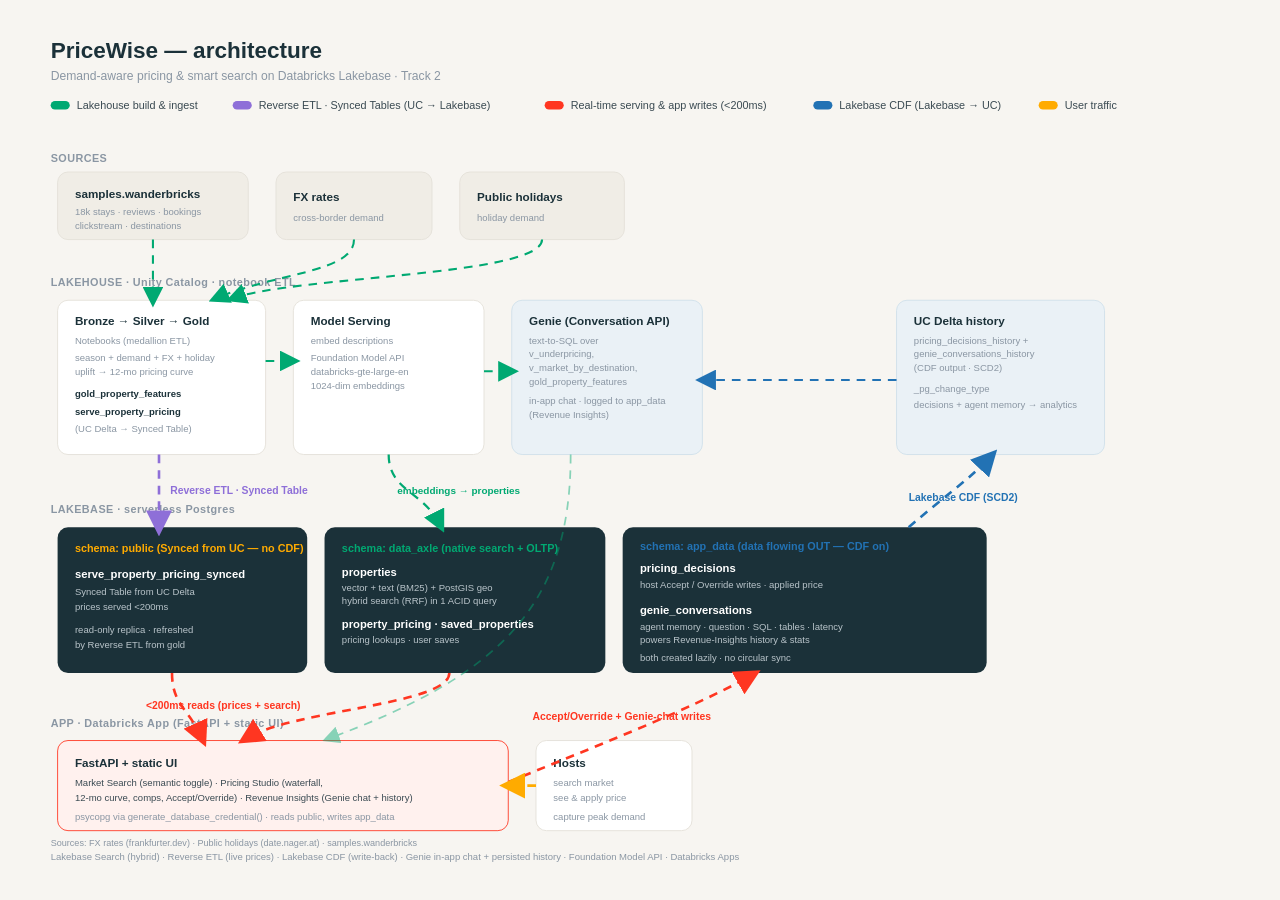
<file: docs/architecture.html>
<!DOCTYPE html>
<html lang="en">
<head>
<meta charset="utf-8"/>
<meta name="viewport" content="width=device-width, initial-scale=1"/>
<title>PriceWise — Architecture</title>
<style>
  body{margin:0;background:#F7F5F1;font-family:'Segoe UI',Helvetica,Arial,sans-serif}
  .wrap{max-width:1480px;margin:0 auto;padding:16px}
  svg{width:100%;height:auto;display:block}
  /* Animated "streaming" flow lines (marching ants). The static .svg stays un-animated for GitHub. */
  .flow{stroke-dasharray:10 8;animation:march 1s linear infinite}
  .flow.fast{animation-duration:.6s}
  .flow.faint{opacity:.45}
  @keyframes march{to{stroke-dashoffset:-36}}
  @media (prefers-reduced-motion: reduce){.flow{animation:none}}
</style>
</head>
<body>
<div class="wrap">
<svg viewBox="0 0 1440 980" xmlns="http://www.w3.org/2000/svg" font-family="Segoe UI, Helvetica, Arial, sans-serif">
  <defs>
    <marker id="ag" markerWidth="10" markerHeight="10" refX="6.5" refY="5" orient="auto"><path d="M0,0 L10,5 L0,10 Z" fill="#00A972"/></marker>
    <marker id="al" markerWidth="10" markerHeight="10" refX="6.5" refY="5" orient="auto"><path d="M0,0 L10,5 L0,10 Z" fill="#FF3621"/></marker>
    <marker id="ab" markerWidth="10" markerHeight="10" refX="6.5" refY="5" orient="auto"><path d="M0,0 L10,5 L0,10 Z" fill="#2272B4"/></marker>
    <marker id="ao" markerWidth="10" markerHeight="10" refX="6.5" refY="5" orient="auto"><path d="M0,0 L10,5 L0,10 Z" fill="#FFAB00"/></marker>
    <marker id="ap" markerWidth="10" markerHeight="10" refX="6.5" refY="5" orient="auto"><path d="M0,0 L10,5 L0,10 Z" fill="#8E6FD8"/></marker>
  </defs>

  <rect width="1440" height="980" fill="#F7F5F1"/>
  <text x="40" y="48" font-size="26" font-weight="700" fill="#1B3139">PriceWise — architecture</text>
  <text x="40" y="74" font-size="14" fill="#8A96A3">Demand-aware pricing &amp; smart search on Databricks Lakebase · Track 2</text>

  <g font-size="12.5" fill="#3A4A52">
    <rect x="40"   y="98" width="22" height="10" rx="5" fill="#00A972"/><text x="70"   y="107">Lakehouse build &amp; ingest</text>
    <rect x="250"  y="98" width="22" height="10" rx="5" fill="#8E6FD8"/><text x="280"  y="107">Reverse ETL · Synced Tables (UC → Lakebase)</text>
    <rect x="610"  y="98" width="22" height="10" rx="5" fill="#FF3621"/><text x="640"  y="107">Real-time serving &amp; app writes (&lt;200ms)</text>
    <rect x="920"  y="98" width="22" height="10" rx="5" fill="#2272B4"/><text x="950"  y="107">Lakebase CDF (Lakebase → UC)</text>
    <rect x="1180" y="98" width="22" height="10" rx="5" fill="#FFAB00"/><text x="1210" y="107">User traffic</text>
  </g>

  <text x="40" y="168" font-size="12.5" font-weight="700" fill="#8A96A3" letter-spacing="0.5">SOURCES</text>
  <text x="40" y="312" font-size="12.5" font-weight="700" fill="#8A96A3" letter-spacing="0.5">LAKEHOUSE · Unity Catalog · notebook ETL</text>
  <text x="40" y="574" font-size="12.5" font-weight="700" fill="#8A96A3" letter-spacing="0.5">LAKEBASE · serverless Postgres</text>
  <text x="40" y="820" font-size="12.5" font-weight="700" fill="#8A96A3" letter-spacing="0.5">APP · Databricks App (FastAPI + static UI)</text>

  <!-- SOURCES -->
  <g>
    <rect x="48" y="180" width="220" height="78" rx="12" fill="#F0EDE6" stroke="#E4E0D8"/>
    <text x="68" y="210" font-size="13.5" font-weight="700" fill="#1B3139">samples.wanderbricks</text>
    <text x="68" y="230" font-size="11" fill="#8A96A3">18k stays · reviews · bookings</text>
    <text x="68" y="246" font-size="11" fill="#8A96A3">clickstream · destinations</text>

    <rect x="300" y="180" width="180" height="78" rx="12" fill="#F0EDE6" stroke="#E4E0D8"/>
    <text x="320" y="214" font-size="13.5" font-weight="700" fill="#1B3139">FX rates</text>
    <text x="320" y="236" font-size="11" fill="#8A96A3">cross-border demand</text>

    <rect x="512" y="180" width="190" height="78" rx="12" fill="#F0EDE6" stroke="#E4E0D8"/>
    <text x="532" y="214" font-size="13.5" font-weight="700" fill="#1B3139">Public holidays</text>
    <text x="532" y="236" font-size="11" fill="#8A96A3">holiday demand</text>
  </g>

  <!-- LAKEHOUSE -->
  <g>
    <rect x="48" y="328" width="240" height="178" rx="12" fill="#FFF" stroke="#E4E0D8"/>
    <text x="68" y="356" font-size="13.5" font-weight="700" fill="#1B3139">Bronze → Silver → Gold</text>
    <text x="68" y="378" font-size="11" fill="#8A96A3">Notebooks (medallion ETL)</text>
    <text x="68" y="398" font-size="11" fill="#8A96A3">season + demand + FX + holiday</text>
    <text x="68" y="414" font-size="11" fill="#8A96A3">uplift → 12-mo pricing curve</text>
    <text x="68" y="440" font-size="11" fill="#1B3139" font-weight="700">gold_property_features</text>
    <text x="68" y="460" font-size="11" fill="#1B3139" font-weight="700">serve_property_pricing</text>
    <text x="68" y="480" font-size="11" fill="#8A96A3">(UC Delta → Synced Table)</text>

    <rect x="320" y="328" width="220" height="178" rx="12" fill="#FFF" stroke="#E4E0D8"/>
    <text x="340" y="356" font-size="13.5" font-weight="700" fill="#1B3139">Model Serving</text>
    <text x="340" y="378" font-size="11" fill="#8A96A3">embed descriptions</text>
    <text x="340" y="398" font-size="11" fill="#8A96A3">Foundation Model API</text>
    <text x="340" y="414" font-size="11" fill="#8A96A3">databricks-gte-large-en</text>
    <text x="340" y="430" font-size="11" fill="#8A96A3">1024-dim embeddings</text>

    <rect x="572" y="328" width="220" height="178" rx="12" fill="#EAF1F6" stroke="#cfe0ea"/>
    <text x="592" y="356" font-size="13.5" font-weight="700" fill="#1B3139">Genie (Conversation API)</text>
    <text x="592" y="378" font-size="11" fill="#8A96A3">text-to-SQL over</text>
    <text x="592" y="394" font-size="11" fill="#8A96A3">v_underpricing,</text>
    <text x="592" y="410" font-size="11" fill="#8A96A3">v_market_by_destination,</text>
    <text x="592" y="426" font-size="11" fill="#8A96A3">gold_property_features</text>
    <text x="592" y="448" font-size="11" fill="#8A96A3">in-app chat · logged to app_data</text>
    <text x="592" y="464" font-size="11" fill="#8A96A3">(Revenue Insights)</text>

    <rect x="1016" y="328" width="240" height="178" rx="12" fill="#EAF1F6" stroke="#cfe0ea"/>
    <text x="1036" y="356" font-size="13.5" font-weight="700" fill="#1B3139">UC Delta history</text>
    <text x="1036" y="378" font-size="11" fill="#8A96A3">pricing_decisions_history +</text>
    <text x="1036" y="394" font-size="11" fill="#8A96A3">genie_conversations_history</text>
    <text x="1036" y="410" font-size="11" fill="#8A96A3">(CDF output · SCD2)</text>
    <text x="1036" y="434" font-size="11" fill="#8A96A3">_pg_change_type</text>
    <text x="1036" y="452" font-size="11" fill="#8A96A3">decisions + agent memory → analytics</text>
  </g>

  <!-- LAKEBASE -->
  <g>
    <!-- public (Synced Table from UC, no CDF) -->
    <rect x="48" y="590" width="288" height="168" rx="12" fill="#1B3139"/>
    <text x="68" y="618" font-size="12.5" font-weight="700" fill="#FFAB00">schema: public  (Synced from UC — no CDF)</text>
    <text x="68" y="648" font-size="13" font-weight="700" fill="#fff">serve_property_pricing_synced</text>
    <text x="68" y="668" font-size="11" fill="#B9C4CA">Synced Table from UC Delta</text>
    <text x="68" y="685" font-size="11" fill="#B9C4CA">prices served &lt;200ms</text>
    <text x="68" y="712" font-size="11" fill="#B9C4CA">read-only replica · refreshed</text>
    <text x="68" y="729" font-size="11" fill="#B9C4CA">by Reverse ETL from gold</text>

    <!-- data_axle (native OLTP + search) -->
    <rect x="356" y="590" width="324" height="168" rx="12" fill="#1B3139"/>
    <text x="376" y="618" font-size="12.5" font-weight="700" fill="#00A972">schema: data_axle  (native search + OLTP)</text>
    <text x="376" y="646" font-size="13" font-weight="700" fill="#fff">properties</text>
    <text x="376" y="664" font-size="11" fill="#B9C4CA">vector + text (BM25) + PostGIS geo</text>
    <text x="376" y="679" font-size="11" fill="#B9C4CA">hybrid search (RRF) in 1 ACID query</text>
    <text x="376" y="706" font-size="13" font-weight="700" fill="#fff">property_pricing · saved_properties</text>
    <text x="376" y="724" font-size="11" fill="#B9C4CA">pricing lookups · user saves</text>

    <!-- app_data (data OUT, CDF on) -->
    <rect x="700" y="590" width="420" height="168" rx="12" fill="#1B3139"/>
    <text x="720" y="616" font-size="12.5" font-weight="700" fill="#2272B4">schema: app_data  (data flowing OUT — CDF on)</text>
    <text x="720" y="642" font-size="13" font-weight="700" fill="#fff">pricing_decisions</text>
    <text x="720" y="660" font-size="11" fill="#B9C4CA">host Accept / Override writes · applied price</text>
    <text x="720" y="690" font-size="13" font-weight="700" fill="#fff">genie_conversations</text>
    <text x="720" y="708" font-size="11" fill="#B9C4CA">agent memory · question · SQL · tables · latency</text>
    <text x="720" y="724" font-size="11" fill="#B9C4CA">powers Revenue-Insights history &amp; stats</text>
    <text x="720" y="744" font-size="11" fill="#B9C4CA">both created lazily · no circular sync</text>
  </g>

  <!-- APP -->
  <g>
    <rect x="48" y="836" width="520" height="104" rx="12" fill="#FFF1EE" stroke="#FF3621"/>
    <text x="68" y="866" font-size="13.5" font-weight="700" fill="#1B3139">FastAPI + static UI</text>
    <text x="68" y="888" font-size="11" fill="#3A4A52">Market Search (semantic toggle) · Pricing Studio (waterfall,</text>
    <text x="68" y="906" font-size="11" fill="#3A4A52">12-mo curve, comps, Accept/Override) · Revenue Insights (Genie chat + history)</text>
    <text x="68" y="928" font-size="11" fill="#8A96A3">psycopg via generate_database_credential() · reads public, writes app_data</text>

    <rect x="600" y="836" width="180" height="104" rx="12" fill="#FFF" stroke="#E4E0D8"/>
    <text x="620" y="866" font-size="13.5" font-weight="700" fill="#1B3139">Hosts</text>
    <text x="620" y="888" font-size="11" fill="#8A96A3">search market</text>
    <text x="620" y="906" font-size="11" fill="#8A96A3">see &amp; apply price</text>
    <text x="620" y="928" font-size="11" fill="#8A96A3">capture peak demand</text>
  </g>

  <!-- FLOWS (animated) -->
  <!-- GREEN · sources -> gold -->
  <path class="flow" d="M158,258 L158,328" fill="none" stroke="#00A972" stroke-width="2.4" marker-end="url(#ag)"/>
  <path class="flow" d="M390,258 C390,296 300,296 230,326" fill="none" stroke="#00A972" stroke-width="2.4" marker-end="url(#ag)"/>
  <path class="flow" d="M607,258 C607,300 320,300 250,326" fill="none" stroke="#00A972" stroke-width="2.4" marker-end="url(#ag)"/>
  <!-- GREEN · gold -> model serving, gold -> genie -->
  <path class="flow" d="M288,398 L320,398" fill="none" stroke="#00A972" stroke-width="2.4" marker-end="url(#ag)"/>
  <path class="flow" d="M540,410 L572,410" fill="none" stroke="#00A972" stroke-width="2.4" marker-end="url(#ag)"/>

  <!-- PURPLE · Reverse ETL: gold serve_property_pricing -> public.serve_property_pricing_synced -->
  <path class="flow" d="M165,506 L165,590" fill="none" stroke="#8E6FD8" stroke-width="3" marker-end="url(#ap)"/>
  <text x="178" y="552" font-size="12" font-weight="700" fill="#8E6FD8">Reverse ETL · Synced Table</text>

  <!-- GREEN · Model Serving embeddings -> data_axle.properties -->
  <path class="flow" d="M430,506 C430,548 470,548 490,588" fill="none" stroke="#00A972" stroke-width="2.6" marker-end="url(#ag)"/>
  <text x="440" y="552" font-size="11.5" font-weight="700" fill="#00A972">embeddings → properties</text>

  <!-- RED · public (prices) + data_axle (search) -> app (fast reads) -->
  <path class="flow fast" d="M180,758 C180,795 200,800 215,834" fill="none" stroke="#FF3621" stroke-width="3" marker-end="url(#al)"/>
  <path class="flow fast" d="M500,758 C500,795 320,800 265,834" fill="none" stroke="#FF3621" stroke-width="3" marker-end="url(#al)"/>
  <text x="150" y="800" font-size="12" font-weight="700" fill="#FF3621">&lt;200ms reads (prices + search)</text>

  <!-- RED · app -> app_data (Accept/Override + Genie turns) -->
  <path class="flow fast" d="M568,884 C650,850 780,800 850,760" fill="none" stroke="#FF3621" stroke-width="3" marker-end="url(#al)"/>
  <text x="596" y="812" font-size="12" font-weight="700" fill="#FF3621">Accept/Override + Genie-chat writes</text>

  <!-- BLUE · CDF: app_data -> UC Delta history -->
  <path class="flow" d="M1030,590 C1070,555 1100,535 1125,508" fill="none" stroke="#2272B4" stroke-width="3" marker-end="url(#ab)"/>
  <text x="1030" y="560" font-size="12" font-weight="700" fill="#2272B4">Lakebase CDF (SCD2)</text>

  <!-- BLUE · UC Delta history -> Genie -->
  <path class="flow" d="M1016,420 L792,420" fill="none" stroke="#2272B4" stroke-width="2.4" marker-end="url(#ab)"/>

  <!-- GREEN faint · Genie -> app -->
  <path class="flow faint" d="M640,506 C640,680 560,760 360,834" fill="none" stroke="#00A972" stroke-width="2" marker-end="url(#ag)"/>

  <!-- AMBER · hosts -> app -->
  <path class="flow fast" d="M600,888 L568,888" fill="none" stroke="#FFAB00" stroke-width="3" marker-end="url(#ao)"/>

  <text x="40" y="958" font-size="10.5" fill="#8A96A3">Sources: FX rates (frankfurter.dev) · Public holidays (date.nager.at) · samples.wanderbricks</text>
  <text x="40" y="974" font-size="11" fill="#8A96A3">Lakebase Search (hybrid) · Reverse ETL (live prices) · Lakebase CDF (write-back) · Genie in-app chat + persisted history · Foundation Model API · Databricks Apps</text>
</svg>
</div>
</body>
</html>
</file>
